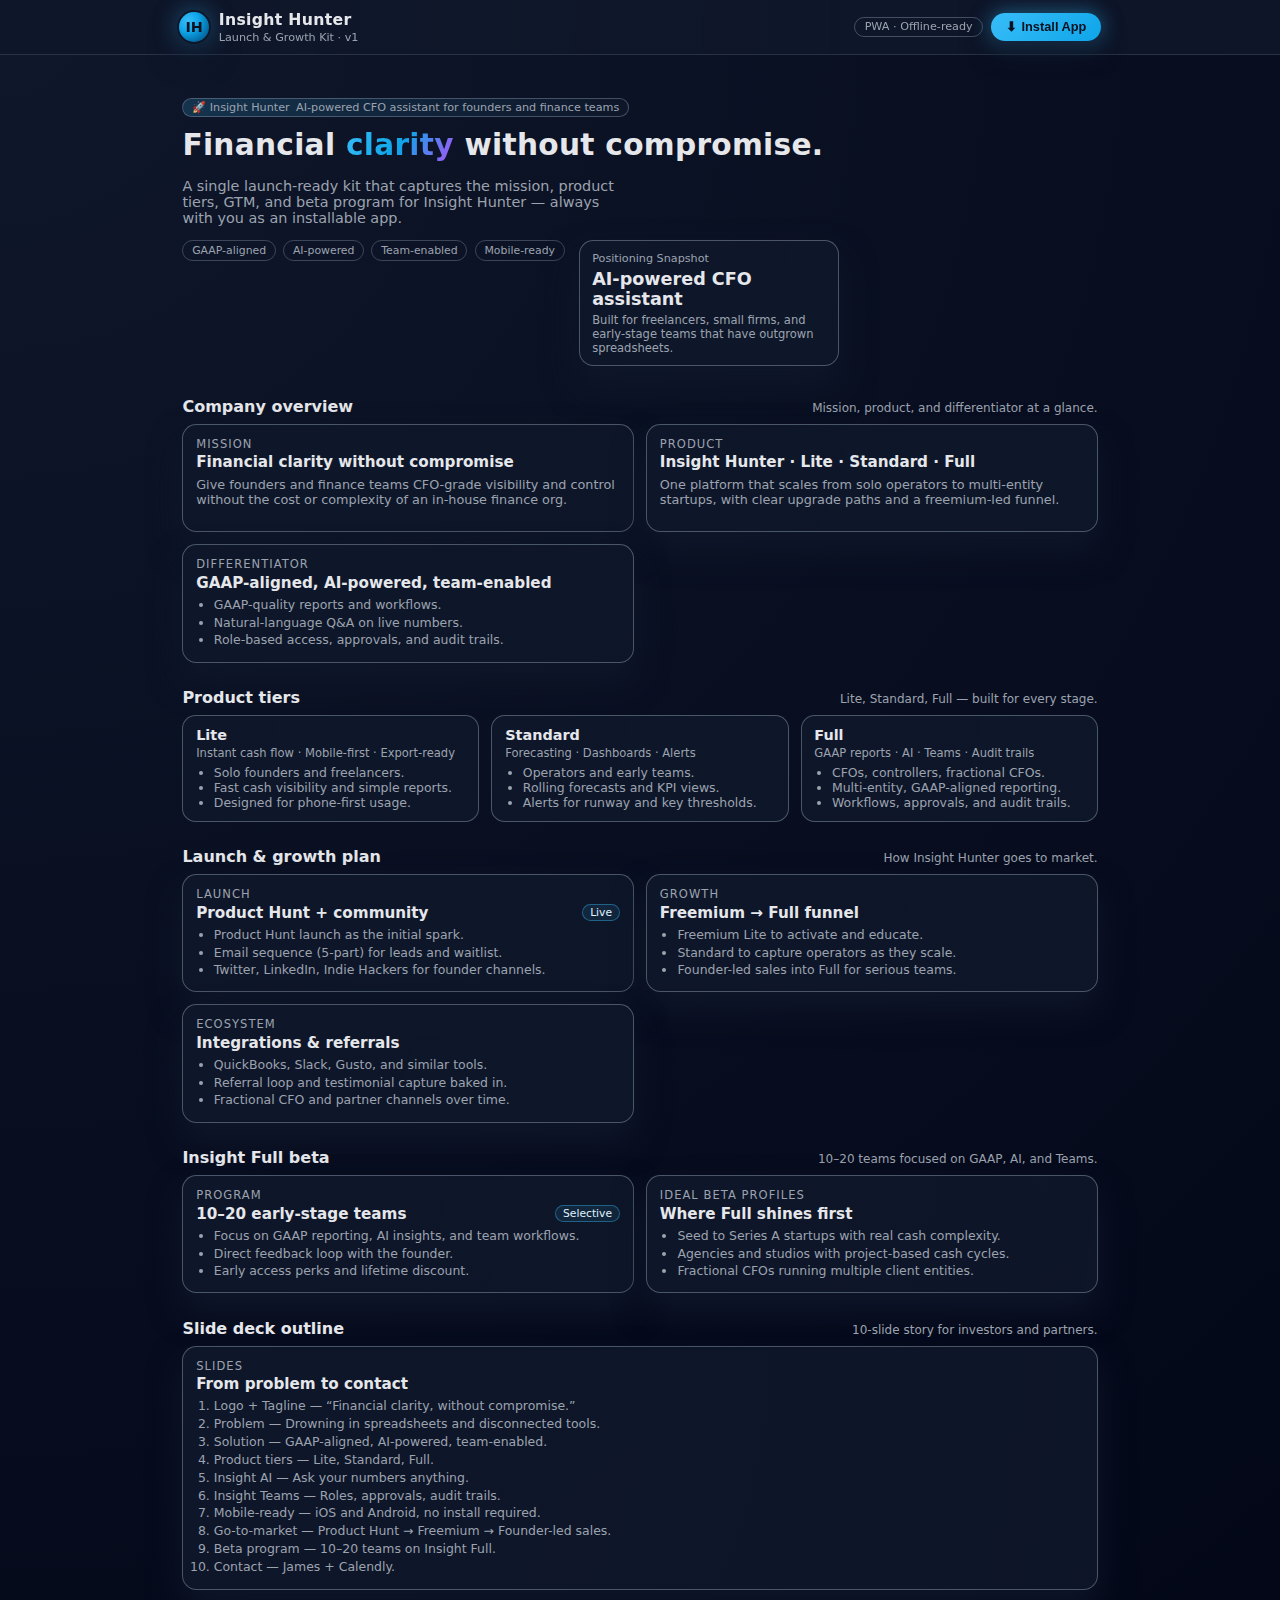
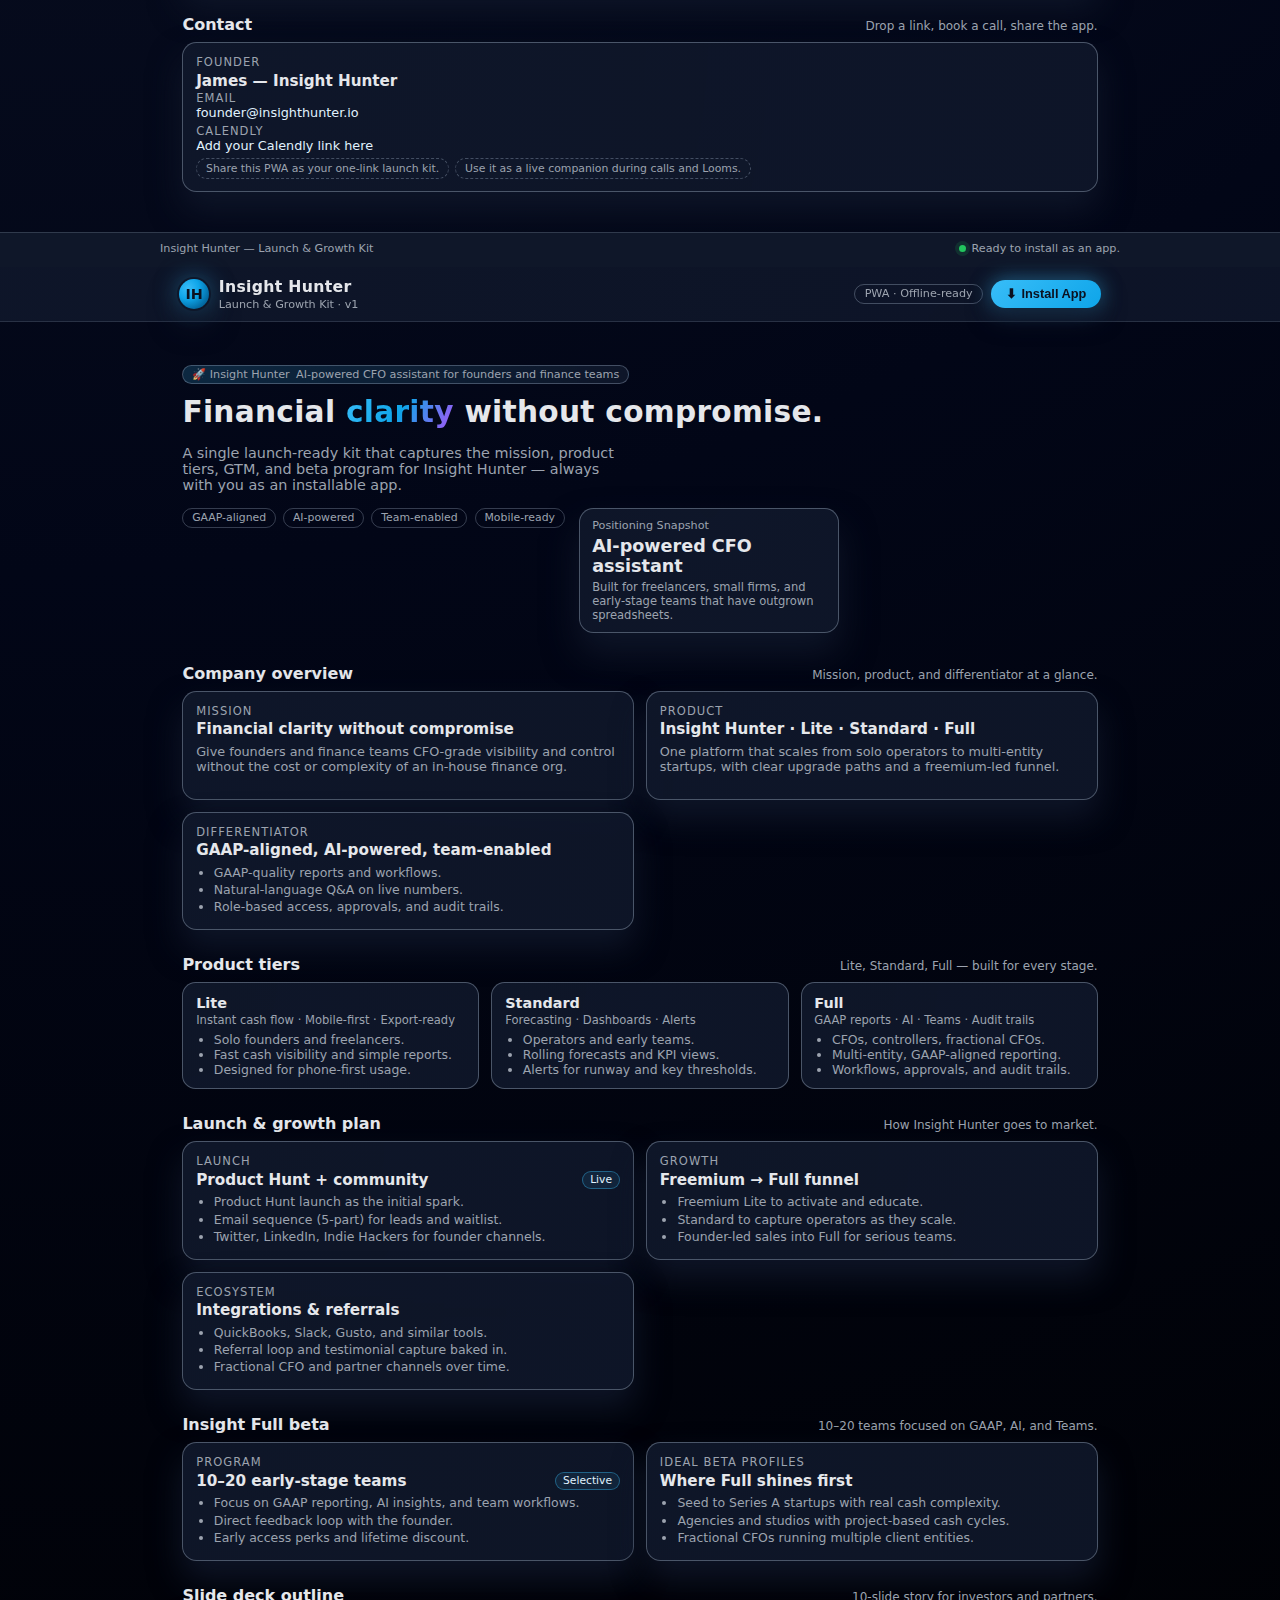
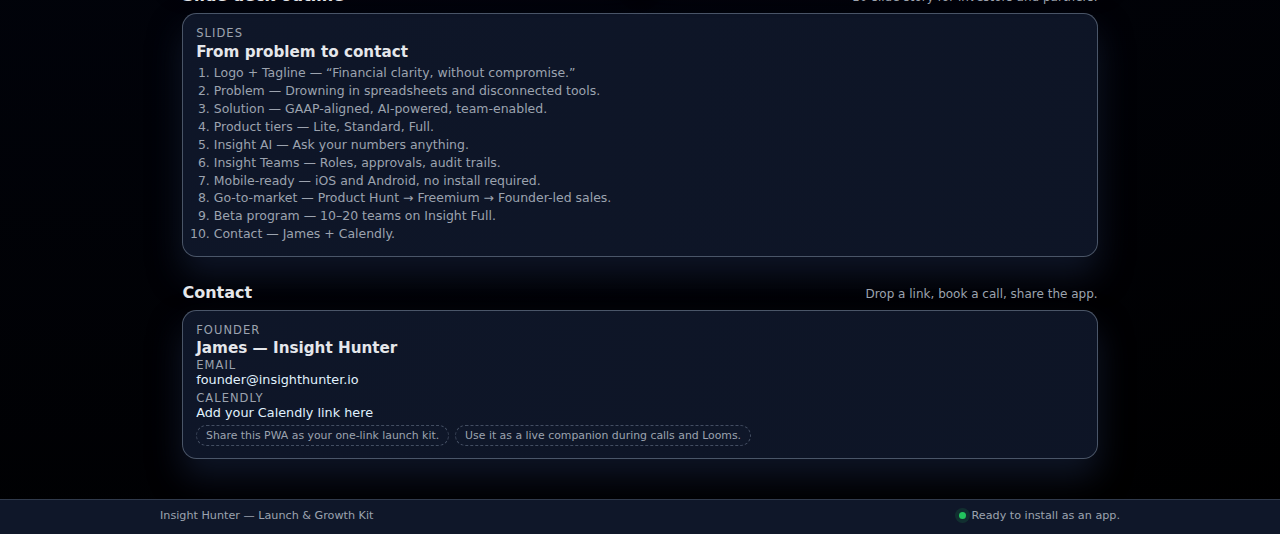
<file: index.html>
<!doctype html>
<html lang="en">
<head>
  <meta charset="utf-8" />
  <title>Insight Hunter — Launch & Growth Kit</title>
  <meta name="viewport" content="width=device-width, initial-scale=1" />
  <meta name="theme-color" content="#020617" />
  <meta name="description" content="Insight Hunter — AI-powered CFO assistant. Launch & Growth Kit PWA." />

  <!-- PWA manifest -->
  <link rel="manifest" href="/manifest.webmanifest" />

  <!-- Icons (replace with your real paths if desired) -->
  <link rel="icon" type="image/png" sizes="192x192" href="/icons/icon-192.png" />
  <link rel="apple-touch-icon" href="/icons/icon-192.png" />

  <style>
    :root {
      --bg: #020617;
      --bg-alt: #020617;
      --card: #020617;
      --border: #1e293b;
      --accent: #38bdf8;
      --accent-soft: rgba(56, 189, 248, 0.12);
      --text: #e5e7eb;
      --muted: #9ca3af;
      --danger: #f97373;
      --font: system-ui, -apple-system, BlinkMacSystemFont, "SF Pro Text",
              "Inter", "Segoe UI", sans-serif;
    }

    * { box-sizing: border-box; }

    body {
      margin: 0;
      font-family: var(--font);
      background: radial-gradient(circle at top left, #0f172a 0, #020617 55%, #000 100%);
      color: var(--text);
      -webkit-font-smoothing: antialiased;
    }

    .app {
      min-height: 100vh;
      display: flex;
      flex-direction: column;
    }

    header {
      position: sticky;
      top: 0;
      z-index: 20;
      backdrop-filter: blur(14px);
      background: linear-gradient(to right, rgba(15,23,42,0.92), rgba(15,23,42,0.86));
      border-bottom: 1px solid rgba(148,163,184,0.2);
    }

    .nav {
      max-width: 960px;
      margin: 0 auto;
      padding: 0.6rem 1rem;
      display: flex;
      align-items: center;
      justify-content: space-between;
      gap: 0.75rem;
    }

    .nav-left {
      display: flex;
      align-items: center;
      gap: 0.6rem;
    }

    .logo-pill {
      width: 30px;
      height: 30px;
      border-radius: 999px;
      background: radial-gradient(circle at 30% 30%, #38bdf8, #0ea5e9, #0369a1 75%);
      display: flex;
      align-items: center;
      justify-content: center;
      color: #0b1120;
      font-weight: 700;
      font-size: 0.9rem;
      box-shadow: 0 0 0 2px rgba(15,23,42,0.96),
                  0 14px 30px rgba(15,23,42,0.9),
                  0 0 24px rgba(56,189,248,0.5);
    }

    .brand-text {
      display: flex;
      flex-direction: column;
      gap: 0.15rem;
    }

    .brand-title {
      font-size: 0.98rem;
      font-weight: 600;
      letter-spacing: 0.02em;
    }

    .brand-sub {
      font-size: 0.7rem;
      color: var(--muted);
    }

    .nav-right {
      display: flex;
      align-items: center;
      gap: 0.5rem;
    }

    .badge {
      border-radius: 999px;
      border: 1px solid rgba(148,163,184,0.4);
      padding: 0.15rem 0.6rem;
      font-size: 0.7rem;
      color: var(--muted);
      display: none;
    }

    .primary-btn {
      border-radius: 999px;
      border: none;
      background: linear-gradient(135deg, #38bdf8, #0ea5e9);
      color: #0b1120;
      font-size: 0.8rem;
      padding: 0.4rem 0.9rem;
      font-weight: 600;
      display: inline-flex;
      align-items: center;
      gap: 0.3rem;
      cursor: pointer;
      box-shadow: 0 10px 25px rgba(15,23,42,0.9),
                  0 0 20px rgba(56,189,248,0.55);
      white-space: nowrap;
    }

    .primary-btn span.icon {
      font-size: 0.8rem;
    }

    main {
      flex: 1;
    }

    .shell {
      max-width: 960px;
      margin: 0 auto;
      padding: 1rem;
      padding-bottom: 2.5rem;
    }

    .hero {
      margin-top: 1rem;
      margin-bottom: 1.5rem;
    }

    .hero-kicker {
      display: inline-flex;
      align-items: center;
      gap: 0.4rem;
      padding: 0.12rem 0.55rem;
      border-radius: 999px;
      border: 1px solid rgba(148,163,184,0.4);
      background: radial-gradient(circle at top left, rgba(56,189,248,0.18), rgba(15,23,42,0.95));
      font-size: 0.7rem;
      color: var(--muted);
      margin-bottom: 0.6rem;
    }

    .hero-title {
      font-size: 1.45rem;
      line-height: 1.25;
      letter-spacing: 0.01em;
      margin: 0 0 0.5rem;
    }

    .hero-highlight {
      background: linear-gradient(120deg, #38bdf8, #0ea5e9, #a855f7);
      -webkit-background-clip: text;
      color: transparent;
    }

    .hero-subtitle {
      font-size: 0.9rem;
      color: var(--muted);
      max-width: 28rem;
    }

    .hero-row {
      display: flex;
      flex-direction: column;
      gap: 0.9rem;
      margin-top: 0.9rem;
    }

    .hero-pill-group {
      display: flex;
      flex-wrap: wrap;
      gap: 0.45rem;
    }

    .pill {
      border-radius: 999px;
      border: 1px solid rgba(148,163,184,0.35);
      padding: 0.18rem 0.55rem;
      font-size: 0.68rem;
      color: var(--muted);
    }

    .hero-metric-card {
      flex: 1;
      border-radius: 0.9rem;
      border: 1px solid rgba(148,163,184,0.45);
      background: radial-gradient(circle at top, rgba(15,23,42,0.96), rgba(15,23,42,0.92));
      padding: 0.65rem 0.75rem;
      display: flex;
      flex-direction: column;
      gap: 0.25rem;
      box-shadow: 0 20px 35px rgba(15,23,42,0.9);
    }

    .metric-label {
      font-size: 0.7rem;
      color: var(--muted);
    }

    .metric-value {
      font-size: 1.1rem;
      font-weight: 600;
    }

    .metric-note {
      font-size: 0.72rem;
      color: var(--muted);
    }

    .section-header {
      margin-top: 1.6rem;
      margin-bottom: 0.5rem;
      display: flex;
      align-items: baseline;
      justify-content: space-between;
      gap: 0.5rem;
      flex-wrap: wrap;
    }

    .section-title {
      font-size: 1rem;
      font-weight: 600;
    }

    .section-caption {
      font-size: 0.75rem;
      color: var(--muted);
    }

    .card-grid {
      display: grid;
      grid-template-columns: 1fr;
      gap: 0.75rem;
    }

    .card {
      border-radius: 0.9rem;
      border: 1px solid rgba(148,163,184,0.45);
      background: radial-gradient(circle at top left, rgba(15,23,42,0.96), rgba(15,23,42,0.9));
      padding: 0.75rem 0.8rem;
      box-shadow: 0 18px 32px rgba(15,23,42,0.9);
    }

    .card-label {
      font-size: 0.72rem;
      color: var(--muted);
      margin-bottom: 0.15rem;
      text-transform: uppercase;
      letter-spacing: 0.09em;
    }

    .card-title-row {
      display: flex;
      justify-content: space-between;
      align-items: center;
      gap: 0.5rem;
    }

    .card-title {
      font-size: 0.95rem;
      font-weight: 600;
    }

    .card-tag {
      font-size: 0.67rem;
      border-radius: 999px;
      padding: 0.08rem 0.45rem;
      background: rgba(56,189,248,0.1);
      color: #e0f2fe;
      border: 1px solid rgba(56,189,248,0.4);
      white-space: nowrap;
    }

    .card-body {
      margin-top: 0.35rem;
      font-size: 0.8rem;
      color: var(--muted);
    }

    .card-list {
      margin: 0.35rem 0 0;
      padding-left: 1.1rem;
      font-size: 0.78rem;
      color: var(--muted);
    }

    .card-list li {
      margin-bottom: 0.15rem;
    }

    .tiers {
      display: grid;
      grid-template-columns: 1fr;
      gap: 0.75rem;
    }

    .tier {
      border-radius: 0.85rem;
      border: 1px solid rgba(148,163,184,0.45);
      background: radial-gradient(circle at top left, rgba(15,23,42,0.96), rgba(15,23,42,0.9));
      padding: 0.7rem 0.8rem;
    }

    .tier-name {
      font-size: 0.9rem;
      font-weight: 600;
      margin-bottom: 0.15rem;
    }

    .tier-meta {
      font-size: 0.72rem;
      color: var(--muted);
      margin-bottom: 0.3rem;
    }

    .tier-features {
      font-size: 0.78rem;
      color: var(--muted);
      padding-left: 1.1rem;
      margin: 0;
    }

    .slide-list {
      font-size: 0.78rem;
      color: var(--muted);
      padding-left: 1.1rem;
      margin: 0.3rem 0 0;
    }

    .slide-list li {
      margin-bottom: 0.18rem;
    }

    .contact-block {
      display: flex;
      flex-direction: column;
      gap: 0.2rem;
      font-size: 0.8rem;
      color: var(--muted);
    }

    .contact-label {
      font-size: 0.72rem;
      text-transform: uppercase;
      letter-spacing: 0.09em;
      color: var(--muted);
    }

    .contact-link {
      color: #e0f2fe;
      text-decoration: none;
    }

    .contact-link:hover {
      text-decoration: underline;
    }

    .pill-row {
      display: flex;
      flex-wrap: wrap;
      gap: 0.4rem;
      margin-top: 0.3rem;
    }

    .pill-soft {
      font-size: 0.68rem;
      border-radius: 999px;
      padding: 0.18rem 0.55rem;
      background: rgba(15,23,42,0.9);
      border: 1px dashed rgba(148,163,184,0.4);
      color: var(--muted);
    }

    footer {
      border-top: 1px solid rgba(148,163,184,0.25);
      background: rgba(15,23,42,0.98);
      padding: 0.6rem 1rem 0.75rem;
      font-size: 0.7rem;
      color: var(--muted);
    }

    .footer-inner {
      max-width: 960px;
      margin: 0 auto;
      display: flex;
      justify-content: space-between;
      gap: 0.75rem;
      flex-wrap: wrap;
      align-items: center;
    }

    .footer-right {
      display: flex;
      align-items: center;
      gap: 0.35rem;
    }

    .status-dot {
      width: 7px;
      height: 7px;
      border-radius: 999px;
      background: #22c55e;
      box-shadow: 0 0 0 4px rgba(34,197,94,0.14);
    }

    .status-text {
      font-size: 0.7rem;
    }

    .install-hint {
      font-size: 0.7rem;
      color: var(--muted);
    }

    @media (min-width: 640px) {
      .nav { padding: 0.6rem 1.2rem; }
      .shell { padding: 1.2rem 1.4rem 2.5rem; }
      .hero {
        margin-top: 1.4rem;
        margin-bottom: 1.9rem;
      }
      .hero-title {
        font-size: 1.7rem;
      }
      .hero-row {
        flex-direction: row;
        align-items: stretch;
      }
      .hero-metric-card {
        max-width: 260px;
      }
      .badge { display: inline-flex; }
      .card-grid {
        grid-template-columns: repeat(2, minmax(0, 1fr));
      }
      .tiers {
        grid-template-columns: repeat(3, minmax(0, 1fr));
      }
    }

    @media (min-width: 900px) {
      .hero-title { font-size: 1.85rem; }
    }

    .offline-banner {
      display: none;
      position: fixed;
      bottom: 0.9rem;
      left: 50%;
      transform: translateX(-50%);
      background: #0f172a;
      color: var(--muted);
      border-radius: 999px;
      border: 1px solid rgba(148,163,184,0.5);
      padding: 0.3rem 0.7rem;
      font-size: 0.72rem;
      z-index: 40;
      backdrop-filter: blur(10px);
    }

    .offline-banner span.dot {
      display: inline-block;
      width: 7px;
      height: 7px;
      border-radius: 999px;
      margin-right: 0.35rem;
      background: #f97373;
      box-shadow: 0 0 0 4px rgba(248,113,113,0.15);
    }
  </style>
</head>
<body>
  <div class="app">
    <header>
      <div class="nav">
        <div class="nav-left">
          <div class="logo-pill">IH</div>
          <div class="brand-text">
            <div class="brand-title">Insight Hunter</div>
            <div class="brand-sub">Launch & Growth Kit · v1</div>
          </div>
        </div>
        <div class="nav-right">
          <div class="badge">PWA · Offline-ready</div>
          <button id="installBtn" class="primary-btn" type="button">
            <span class="icon">⬇︎</span>
            <span>Install App</span>
          </button>
        </div>
      </div>
    </header>

    <main>
      <div class="shell">
        <!-- HERO -->
        <section class="hero">
          <div class="hero-kicker">
            <span>🚀 Insight Hunter</span>
            <span>AI-powered CFO assistant for founders and finance teams</span>
          </div>
          <h1 class="hero-title">
            Financial <span class="hero-highlight">clarity</span> without compromise.
          </h1>
          <p class="hero-subtitle">
            A single launch-ready kit that captures the mission, product tiers, GTM, and beta
            program for Insight Hunter — always with you as an installable app.
          </p>
          <div class="hero-row">
            <div>
              <div class="hero-pill-group">
                <span class="pill">GAAP-aligned</span>
                <span class="pill">AI-powered</span>
                <span class="pill">Team-enabled</span>
                <span class="pill">Mobile-ready</span>
              </div>
            </div>
            <div class="hero-metric-card">
              <div class="metric-label">Positioning Snapshot</div>
              <div class="metric-value">AI-powered CFO assistant</div>
              <div class="metric-note">
                Built for freelancers, small firms, and early-stage teams that have outgrown spreadsheets.
              </div>
            </div>
          </div>
        </section>

        <!-- COMPANY OVERVIEW -->
        <section>
          <div class="section-header">
            <div class="section-title">Company overview</div>
            <div class="section-caption">Mission, product, and differentiator at a glance.</div>
          </div>
          <div class="card-grid">
            <article class="card">
              <div class="card-label">Mission</div>
              <div class="card-title-row">
                <div class="card-title">Financial clarity without compromise</div>
              </div>
              <p class="card-body">
                Give founders and finance teams CFO-grade visibility and control without the cost or
                complexity of an in-house finance org.
              </p>
            </article>

            <article class="card">
              <div class="card-label">Product</div>
              <div class="card-title-row">
                <div class="card-title">Insight Hunter · Lite · Standard · Full</div>
              </div>
              <p class="card-body">
                One platform that scales from solo operators to multi-entity startups, with clear
                upgrade paths and a freemium-led funnel.
              </p>
            </article>

            <article class="card">
              <div class="card-label">Differentiator</div>
              <div class="card-title-row">
                <div class="card-title">GAAP-aligned, AI-powered, team-enabled</div>
              </div>
              <ul class="card-list">
                <li>GAAP-quality reports and workflows.</li>
                <li>Natural-language Q&A on live numbers.</li>
                <li>Role-based access, approvals, and audit trails.</li>
              </ul>
            </article>
          </div>
        </section>

        <!-- PRODUCT TIERS -->
        <section>
          <div class="section-header">
            <div class="section-title">Product tiers</div>
            <div class="section-caption">Lite, Standard, Full — built for every stage.</div>
          </div>
          <div class="tiers">
            <article class="tier">
              <div class="tier-name">Lite</div>
              <div class="tier-meta">Instant cash flow · Mobile-first · Export-ready</div>
              <ul class="tier-features">
                <li>Solo founders and freelancers.</li>
                <li>Fast cash visibility and simple reports.</li>
                <li>Designed for phone-first usage.</li>
              </ul>
            </article>

            <article class="tier">
              <div class="tier-name">Standard</div>
              <div class="tier-meta">Forecasting · Dashboards · Alerts</div>
              <ul class="tier-features">
                <li>Operators and early teams.</li>
                <li>Rolling forecasts and KPI views.</li>
                <li>Alerts for runway and key thresholds.</li>
              </ul>
            </article>

            <article class="tier">
              <div class="tier-name">Full</div>
              <div class="tier-meta">GAAP reports · AI · Teams · Audit trails</div>
              <ul class="tier-features">
                <li>CFOs, controllers, fractional CFOs.</li>
                <li>Multi-entity, GAAP-aligned reporting.</li>
                <li>Workflows, approvals, and audit trails.</li>
              </ul>
            </article>
          </div>
        </section>

        <!-- LAUNCH & GROWTH -->
        <section>
          <div class="section-header">
            <div class="section-title">Launch & growth plan</div>
            <div class="section-caption">How Insight Hunter goes to market.</div>
          </div>
          <div class="card-grid">
            <article class="card">
              <div class="card-label">Launch</div>
              <div class="card-title-row">
                <div class="card-title">Product Hunt + community</div>
                <span class="card-tag">Live</span>
              </div>
              <ul class="card-list">
                <li>Product Hunt launch as the initial spark.</li>
                <li>Email sequence (5-part) for leads and waitlist.</li>
                <li>Twitter, LinkedIn, Indie Hackers for founder channels.</li>
              </ul>
            </article>

            <article class="card">
              <div class="card-label">Growth</div>
              <div class="card-title-row">
                <div class="card-title">Freemium → Full funnel</div>
              </div>
              <ul class="card-list">
                <li>Freemium Lite to activate and educate.</li>
                <li>Standard to capture operators as they scale.</li>
                <li>Founder-led sales into Full for serious teams.</li>
              </ul>
            </article>

            <article class="card">
              <div class="card-label">Ecosystem</div>
              <div class="card-title-row">
                <div class="card-title">Integrations & referrals</div>
              </div>
              <ul class="card-list">
                <li>QuickBooks, Slack, Gusto, and similar tools.</li>
                <li>Referral loop and testimonial capture baked in.</li>
                <li>Fractional CFO and partner channels over time.</li>
              </ul>
            </article>
          </div>
        </section>

        <!-- BETA PROGRAM -->
        <section>
          <div class="section-header">
            <div class="section-title">Insight Full beta</div>
            <div class="section-caption">10–20 teams focused on GAAP, AI, and Teams.</div>
          </div>
          <div class="card-grid">
            <article class="card">
              <div class="card-label">Program</div>
              <div class="card-title-row">
                <div class="card-title">10–20 early-stage teams</div>
                <span class="card-tag">Selective</span>
              </div>
              <ul class="card-list">
                <li>Focus on GAAP reporting, AI insights, and team workflows.</li>
                <li>Direct feedback loop with the founder.</li>
                <li>Early access perks and lifetime discount.</li>
              </ul>
            </article>

            <article class="card">
              <div class="card-label">Ideal beta profiles</div>
              <div class="card-title-row">
                <div class="card-title">Where Full shines first</div>
              </div>
              <ul class="card-list">
                <li>Seed to Series A startups with real cash complexity.</li>
                <li>Agencies and studios with project-based cash cycles.</li>
                <li>Fractional CFOs running multiple client entities.</li>
              </ul>
            </article>
          </div>
        </section>

        <!-- SLIDE OUTLINE -->
        <section>
          <div class="section-header">
            <div class="section-title">Slide deck outline</div>
            <div class="section-caption">10-slide story for investors and partners.</div>
          </div>
          <article class="card">
            <div class="card-label">Slides</div>
            <div class="card-title-row">
              <div class="card-title">From problem to contact</div>
            </div>
            <ol class="slide-list">
              <li>Logo + Tagline — “Financial clarity, without compromise.”</li>
              <li>Problem — Drowning in spreadsheets and disconnected tools.</li>
              <li>Solution — GAAP-aligned, AI-powered, team-enabled.</li>
              <li>Product tiers — Lite, Standard, Full.</li>
              <li>Insight AI — Ask your numbers anything.</li>
              <li>Insight Teams — Roles, approvals, audit trails.</li>
              <li>Mobile-ready — iOS and Android, no install required.</li>
              <li>Go-to-market — Product Hunt → Freemium → Founder-led sales.</li>
              <li>Beta program — 10–20 teams on Insight Full.</li>
              <li>Contact — James + Calendly.</li>
            </ol>
          </article>
        </section>

        <!-- CONTACT -->
        <section>
          <div class="section-header">
            <div class="section-title">Contact</div>
            <div class="section-caption">Drop a link, book a call, share the app.</div>
          </div>
          <article class="card">
            <div class="card-label">Founder</div>
            <div class="card-title-row">
              <div class="card-title">James — Insight Hunter</div>
            </div>
            <div class="contact-block">
              <div>
                <span class="contact-label">Email</span><br />
                <a class="contact-link" href="mailto:founder@insighthunter.io">
                  founder@insighthunter.io
                </a>
              </div>
              <div>
                <span class="contact-label">Calendly</span><br />
                <a class="contact-link" href="#" id="cal-link">
                  Add your Calendly link here
                </a>
              </div>
            </div>
            <div class="pill-row">
              <span class="pill-soft">Share this PWA as your one-link launch kit.</span>
              <span class="pill-soft">Use it as a live companion during calls and Looms.</span>
            </div>
          </article>
        </section>
      </div>
    </main>

    <div id="offlineBanner" class="offline-banner">
      <span class="dot"></span>
      Offline mode — content served from your device.
    </div>

    <footer>
      <div class="footer-inner">
        <div>Insight Hunter — Launch & Growth Kit</div>
        <div class="footer-right">
          <div class="status-dot"></div>
          <div class="status-text">Ready to install as an app.</div>
        </div>
      </div>
    </footer>
  </div>

  <script>
    let deferredPrompt = null;
    const installBtn = document.getElementById('installBtn');
    const offlineBanner = document.getElementById('offlineBanner');

    window.addEventListener('beforeinstallprompt', (e) => {
      e.preventDefault();
      deferredPrompt = e;
      if (installBtn) {
        installBtn.style.display = 'inline-flex';
      }
    });

    if (installBtn) {
      installBtn.addEventListener('click', async () => {
        if (!deferredPrompt) {
          alert('Install is not available on this device or browser.');
          return;
        }
        deferredPrompt.prompt();
        const { outcome } = await deferredPrompt.userChoice;
        deferredPrompt = null;
      });
    }

    window.addEventListener('load', () => {
      if ('serviceWorker' in navigator) {
        navigator.serviceWorker
          .register('/service-worker.js')
          .catch(console.error);
      }
    });

    window.addEventListener('online', () => {
      if (offlineBanner) offlineBanner.style.display = 'none';
    });
    window.addEventListener('offline', () => {
      if (offlineBanner) offlineBanner.style.display = 'block';
    });
  </script>
</body>
</html>
<!doctype html>
<html lang="en">
<head>
  <meta charset="utf-8" />
  <title>Insight Hunter — Launch & Growth Kit</title>
  <meta name="viewport" content="width=device-width, initial-scale=1" />
  <meta name="theme-color" content="#020617" />
  <meta name="description" content="Insight Hunter — AI-powered CFO assistant. Launch & Growth Kit PWA." />

  <!-- PWA manifest -->
  <link rel="manifest" href="/manifest.webmanifest" />

  <!-- Icons (replace with your real paths if desired) -->
  <link rel="icon" type="image/png" sizes="192x192" href="/icons/icon-192.png" />
  <link rel="apple-touch-icon" href="/icons/icon-192.png" />

  <style>
    :root {
      --bg: #020617;
      --bg-alt: #020617;
      --card: #020617;
      --border: #1e293b;
      --accent: #38bdf8;
      --accent-soft: rgba(56, 189, 248, 0.12);
      --text: #e5e7eb;
      --muted: #9ca3af;
      --danger: #f97373;
      --font: system-ui, -apple-system, BlinkMacSystemFont, "SF Pro Text",
              "Inter", "Segoe UI", sans-serif;
    }

    * { box-sizing: border-box; }

    body {
      margin: 0;
      font-family: var(--font);
      background: radial-gradient(circle at top left, #0f172a 0, #020617 55%, #000 100%);
      color: var(--text);
      -webkit-font-smoothing: antialiased;
    }

    .app {
      min-height: 100vh;
      display: flex;
      flex-direction: column;
    }

    header {
      position: sticky;
      top: 0;
      z-index: 20;
      backdrop-filter: blur(14px);
      background: linear-gradient(to right, rgba(15,23,42,0.92), rgba(15,23,42,0.86));
      border-bottom: 1px solid rgba(148,163,184,0.2);
    }

    .nav {
      max-width: 960px;
      margin: 0 auto;
      padding: 0.6rem 1rem;
      display: flex;
      align-items: center;
      justify-content: space-between;
      gap: 0.75rem;
    }

    .nav-left {
      display: flex;
      align-items: center;
      gap: 0.6rem;
    }

    .logo-pill {
      width: 30px;
      height: 30px;
      border-radius: 999px;
      background: radial-gradient(circle at 30% 30%, #38bdf8, #0ea5e9, #0369a1 75%);
      display: flex;
      align-items: center;
      justify-content: center;
      color: #0b1120;
      font-weight: 700;
      font-size: 0.9rem;
      box-shadow: 0 0 0 2px rgba(15,23,42,0.96),
                  0 14px 30px rgba(15,23,42,0.9),
                  0 0 24px rgba(56,189,248,0.5);
    }

    .brand-text {
      display: flex;
      flex-direction: column;
      gap: 0.15rem;
    }

    .brand-title {
      font-size: 0.98rem;
      font-weight: 600;
      letter-spacing: 0.02em;
    }

    .brand-sub {
      font-size: 0.7rem;
      color: var(--muted);
    }

    .nav-right {
      display: flex;
      align-items: center;
      gap: 0.5rem;
    }

    .badge {
      border-radius: 999px;
      border: 1px solid rgba(148,163,184,0.4);
      padding: 0.15rem 0.6rem;
      font-size: 0.7rem;
      color: var(--muted);
      display: none;
    }

    .primary-btn {
      border-radius: 999px;
      border: none;
      background: linear-gradient(135deg, #38bdf8, #0ea5e9);
      color: #0b1120;
      font-size: 0.8rem;
      padding: 0.4rem 0.9rem;
      font-weight: 600;
      display: inline-flex;
      align-items: center;
      gap: 0.3rem;
      cursor: pointer;
      box-shadow: 0 10px 25px rgba(15,23,42,0.9),
                  0 0 20px rgba(56,189,248,0.55);
      white-space: nowrap;
    }

    .primary-btn span.icon {
      font-size: 0.8rem;
    }

    main {
      flex: 1;
    }

    .shell {
      max-width: 960px;
      margin: 0 auto;
      padding: 1rem;
      padding-bottom: 2.5rem;
    }

    .hero {
      margin-top: 1rem;
      margin-bottom: 1.5rem;
    }

    .hero-kicker {
      display: inline-flex;
      align-items: center;
      gap: 0.4rem;
      padding: 0.12rem 0.55rem;
      border-radius: 999px;
      border: 1px solid rgba(148,163,184,0.4);
      background: radial-gradient(circle at top left, rgba(56,189,248,0.18), rgba(15,23,42,0.95));
      font-size: 0.7rem;
      color: var(--muted);
      margin-bottom: 0.6rem;
    }

    .hero-title {
      font-size: 1.45rem;
      line-height: 1.25;
      letter-spacing: 0.01em;
      margin: 0 0 0.5rem;
    }

    .hero-highlight {
      background: linear-gradient(120deg, #38bdf8, #0ea5e9, #a855f7);
      -webkit-background-clip: text;
      color: transparent;
    }

    .hero-subtitle {
      font-size: 0.9rem;
      color: var(--muted);
      max-width: 28rem;
    }

    .hero-row {
      display: flex;
      flex-direction: column;
      gap: 0.9rem;
      margin-top: 0.9rem;
    }

    .hero-pill-group {
      display: flex;
      flex-wrap: wrap;
      gap: 0.45rem;
    }

    .pill {
      border-radius: 999px;
      border: 1px solid rgba(148,163,184,0.35);
      padding: 0.18rem 0.55rem;
      font-size: 0.68rem;
      color: var(--muted);
    }

    .hero-metric-card {
      flex: 1;
      border-radius: 0.9rem;
      border: 1px solid rgba(148,163,184,0.45);
      background: radial-gradient(circle at top, rgba(15,23,42,0.96), rgba(15,23,42,0.92));
      padding: 0.65rem 0.75rem;
      display: flex;
      flex-direction: column;
      gap: 0.25rem;
      box-shadow: 0 20px 35px rgba(15,23,42,0.9);
    }

    .metric-label {
      font-size: 0.7rem;
      color: var(--muted);
    }

    .metric-value {
      font-size: 1.1rem;
      font-weight: 600;
    }

    .metric-note {
      font-size: 0.72rem;
      color: var(--muted);
    }

    .section-header {
      margin-top: 1.6rem;
      margin-bottom: 0.5rem;
      display: flex;
      align-items: baseline;
      justify-content: space-between;
      gap: 0.5rem;
      flex-wrap: wrap;
    }

    .section-title {
      font-size: 1rem;
      font-weight: 600;
    }

    .section-caption {
      font-size: 0.75rem;
      color: var(--muted);
    }

    .card-grid {
      display: grid;
      grid-template-columns: 1fr;
      gap: 0.75rem;
    }

    .card {
      border-radius: 0.9rem;
      border: 1px solid rgba(148,163,184,0.45);
      background: radial-gradient(circle at top left, rgba(15,23,42,0.96), rgba(15,23,42,0.9));
      padding: 0.75rem 0.8rem;
      box-shadow: 0 18px 32px rgba(15,23,42,0.9);
    }

    .card-label {
      font-size: 0.72rem;
      color: var(--muted);
      margin-bottom: 0.15rem;
      text-transform: uppercase;
      letter-spacing: 0.09em;
    }

    .card-title-row {
      display: flex;
      justify-content: space-between;
      align-items: center;
      gap: 0.5rem;
    }

    .card-title {
      font-size: 0.95rem;
      font-weight: 600;
    }

    .card-tag {
      font-size: 0.67rem;
      border-radius: 999px;
      padding: 0.08rem 0.45rem;
      background: rgba(56,189,248,0.1);
      color: #e0f2fe;
      border: 1px solid rgba(56,189,248,0.4);
      white-space: nowrap;
    }

    .card-body {
      margin-top: 0.35rem;
      font-size: 0.8rem;
      color: var(--muted);
    }

    .card-list {
      margin: 0.35rem 0 0;
      padding-left: 1.1rem;
      font-size: 0.78rem;
      color: var(--muted);
    }

    .card-list li {
      margin-bottom: 0.15rem;
    }

    .tiers {
      display: grid;
      grid-template-columns: 1fr;
      gap: 0.75rem;
    }

    .tier {
      border-radius: 0.85rem;
      border: 1px solid rgba(148,163,184,0.45);
      background: radial-gradient(circle at top left, rgba(15,23,42,0.96), rgba(15,23,42,0.9));
      padding: 0.7rem 0.8rem;
    }

    .tier-name {
      font-size: 0.9rem;
      font-weight: 600;
      margin-bottom: 0.15rem;
    }

    .tier-meta {
      font-size: 0.72rem;
      color: var(--muted);
      margin-bottom: 0.3rem;
    }

    .tier-features {
      font-size: 0.78rem;
      color: var(--muted);
      padding-left: 1.1rem;
      margin: 0;
    }

    .slide-list {
      font-size: 0.78rem;
      color: var(--muted);
      padding-left: 1.1rem;
      margin: 0.3rem 0 0;
    }

    .slide-list li {
      margin-bottom: 0.18rem;
    }

    .contact-block {
      display: flex;
      flex-direction: column;
      gap: 0.2rem;
      font-size: 0.8rem;
      color: var(--muted);
    }

    .contact-label {
      font-size: 0.72rem;
      text-transform: uppercase;
      letter-spacing: 0.09em;
      color: var(--muted);
    }

    .contact-link {
      color: #e0f2fe;
      text-decoration: none;
    }

    .contact-link:hover {
      text-decoration: underline;
    }

    .pill-row {
      display: flex;
      flex-wrap: wrap;
      gap: 0.4rem;
      margin-top: 0.3rem;
    }

    .pill-soft {
      font-size: 0.68rem;
      border-radius: 999px;
      padding: 0.18rem 0.55rem;
      background: rgba(15,23,42,0.9);
      border: 1px dashed rgba(148,163,184,0.4);
      color: var(--muted);
    }

    footer {
      border-top: 1px solid rgba(148,163,184,0.25);
      background: rgba(15,23,42,0.98);
      padding: 0.6rem 1rem 0.75rem;
      font-size: 0.7rem;
      color: var(--muted);
    }

    .footer-inner {
      max-width: 960px;
      margin: 0 auto;
      display: flex;
      justify-content: space-between;
      gap: 0.75rem;
      flex-wrap: wrap;
      align-items: center;
    }

    .footer-right {
      display: flex;
      align-items: center;
      gap: 0.35rem;
    }

    .status-dot {
      width: 7px;
      height: 7px;
      border-radius: 999px;
      background: #22c55e;
      box-shadow: 0 0 0 4px rgba(34,197,94,0.14);
    }

    .status-text {
      font-size: 0.7rem;
    }

    .install-hint {
      font-size: 0.7rem;
      color: var(--muted);
    }

    @media (min-width: 640px) {
      .nav { padding: 0.6rem 1.2rem; }
      .shell { padding: 1.2rem 1.4rem 2.5rem; }
      .hero {
        margin-top: 1.4rem;
        margin-bottom: 1.9rem;
      }
      .hero-title {
        font-size: 1.7rem;
      }
      .hero-row {
        flex-direction: row;
        align-items: stretch;
      }
      .hero-metric-card {
        max-width: 260px;
      }
      .badge { display: inline-flex; }
      .card-grid {
        grid-template-columns: repeat(2, minmax(0, 1fr));
      }
      .tiers {
        grid-template-columns: repeat(3, minmax(0, 1fr));
      }
    }

    @media (min-width: 900px) {
      .hero-title { font-size: 1.85rem; }
    }

    .offline-banner {
      display: none;
      position: fixed;
      bottom: 0.9rem;
      left: 50%;
      transform: translateX(-50%);
      background: #0f172a;
      color: var(--muted);
      border-radius: 999px;
      border: 1px solid rgba(148,163,184,0.5);
      padding: 0.3rem 0.7rem;
      font-size: 0.72rem;
      z-index: 40;
      backdrop-filter: blur(10px);
    }

    .offline-banner span.dot {
      display: inline-block;
      width: 7px;
      height: 7px;
      border-radius: 999px;
      margin-right: 0.35rem;
      background: #f97373;
      box-shadow: 0 0 0 4px rgba(248,113,113,0.15);
    }
  </style>
</head>
<body>
  <div class="app">
    <header>
      <div class="nav">
        <div class="nav-left">
          <div class="logo-pill">IH</div>
          <div class="brand-text">
            <div class="brand-title">Insight Hunter</div>
            <div class="brand-sub">Launch & Growth Kit · v1</div>
          </div>
        </div>
        <div class="nav-right">
          <div class="badge">PWA · Offline-ready</div>
          <button id="installBtn" class="primary-btn" type="button">
            <span class="icon">⬇︎</span>
            <span>Install App</span>
          </button>
        </div>
      </div>
    </header>

    <main>
      <div class="shell">
        <!-- HERO -->
        <section class="hero">
          <div class="hero-kicker">
            <span>🚀 Insight Hunter</span>
            <span>AI-powered CFO assistant for founders and finance teams</span>
          </div>
          <h1 class="hero-title">
            Financial <span class="hero-highlight">clarity</span> without compromise.
          </h1>
          <p class="hero-subtitle">
            A single launch-ready kit that captures the mission, product tiers, GTM, and beta
            program for Insight Hunter — always with you as an installable app.
          </p>
          <div class="hero-row">
            <div>
              <div class="hero-pill-group">
                <span class="pill">GAAP-aligned</span>
                <span class="pill">AI-powered</span>
                <span class="pill">Team-enabled</span>
                <span class="pill">Mobile-ready</span>
              </div>
            </div>
            <div class="hero-metric-card">
              <div class="metric-label">Positioning Snapshot</div>
              <div class="metric-value">AI-powered CFO assistant</div>
              <div class="metric-note">
                Built for freelancers, small firms, and early-stage teams that have outgrown spreadsheets.
              </div>
            </div>
          </div>
        </section>

        <!-- COMPANY OVERVIEW -->
        <section>
          <div class="section-header">
            <div class="section-title">Company overview</div>
            <div class="section-caption">Mission, product, and differentiator at a glance.</div>
          </div>
          <div class="card-grid">
            <article class="card">
              <div class="card-label">Mission</div>
              <div class="card-title-row">
                <div class="card-title">Financial clarity without compromise</div>
              </div>
              <p class="card-body">
                Give founders and finance teams CFO-grade visibility and control without the cost or
                complexity of an in-house finance org.
              </p>
            </article>

            <article class="card">
              <div class="card-label">Product</div>
              <div class="card-title-row">
                <div class="card-title">Insight Hunter · Lite · Standard · Full</div>
              </div>
              <p class="card-body">
                One platform that scales from solo operators to multi-entity startups, with clear
                upgrade paths and a freemium-led funnel.
              </p>
            </article>

            <article class="card">
              <div class="card-label">Differentiator</div>
              <div class="card-title-row">
                <div class="card-title">GAAP-aligned, AI-powered, team-enabled</div>
              </div>
              <ul class="card-list">
                <li>GAAP-quality reports and workflows.</li>
                <li>Natural-language Q&A on live numbers.</li>
                <li>Role-based access, approvals, and audit trails.</li>
              </ul>
            </article>
          </div>
        </section>

        <!-- PRODUCT TIERS -->
        <section>
          <div class="section-header">
            <div class="section-title">Product tiers</div>
            <div class="section-caption">Lite, Standard, Full — built for every stage.</div>
          </div>
          <div class="tiers">
            <article class="tier">
              <div class="tier-name">Lite</div>
              <div class="tier-meta">Instant cash flow · Mobile-first · Export-ready</div>
              <ul class="tier-features">
                <li>Solo founders and freelancers.</li>
                <li>Fast cash visibility and simple reports.</li>
                <li>Designed for phone-first usage.</li>
              </ul>
            </article>

            <article class="tier">
              <div class="tier-name">Standard</div>
              <div class="tier-meta">Forecasting · Dashboards · Alerts</div>
              <ul class="tier-features">
                <li>Operators and early teams.</li>
                <li>Rolling forecasts and KPI views.</li>
                <li>Alerts for runway and key thresholds.</li>
              </ul>
            </article>

            <article class="tier">
              <div class="tier-name">Full</div>
              <div class="tier-meta">GAAP reports · AI · Teams · Audit trails</div>
              <ul class="tier-features">
                <li>CFOs, controllers, fractional CFOs.</li>
                <li>Multi-entity, GAAP-aligned reporting.</li>
                <li>Workflows, approvals, and audit trails.</li>
              </ul>
            </article>
          </div>
        </section>

        <!-- LAUNCH & GROWTH -->
        <section>
          <div class="section-header">
            <div class="section-title">Launch & growth plan</div>
            <div class="section-caption">How Insight Hunter goes to market.</div>
          </div>
          <div class="card-grid">
            <article class="card">
              <div class="card-label">Launch</div>
              <div class="card-title-row">
                <div class="card-title">Product Hunt + community</div>
                <span class="card-tag">Live</span>
              </div>
              <ul class="card-list">
                <li>Product Hunt launch as the initial spark.</li>
                <li>Email sequence (5-part) for leads and waitlist.</li>
                <li>Twitter, LinkedIn, Indie Hackers for founder channels.</li>
              </ul>
            </article>

            <article class="card">
              <div class="card-label">Growth</div>
              <div class="card-title-row">
                <div class="card-title">Freemium → Full funnel</div>
              </div>
              <ul class="card-list">
                <li>Freemium Lite to activate and educate.</li>
                <li>Standard to capture operators as they scale.</li>
                <li>Founder-led sales into Full for serious teams.</li>
              </ul>
            </article>

            <article class="card">
              <div class="card-label">Ecosystem</div>
              <div class="card-title-row">
                <div class="card-title">Integrations & referrals</div>
              </div>
              <ul class="card-list">
                <li>QuickBooks, Slack, Gusto, and similar tools.</li>
                <li>Referral loop and testimonial capture baked in.</li>
                <li>Fractional CFO and partner channels over time.</li>
              </ul>
            </article>
          </div>
        </section>

        <!-- BETA PROGRAM -->
        <section>
          <div class="section-header">
            <div class="section-title">Insight Full beta</div>
            <div class="section-caption">10–20 teams focused on GAAP, AI, and Teams.</div>
          </div>
          <div class="card-grid">
            <article class="card">
              <div class="card-label">Program</div>
              <div class="card-title-row">
                <div class="card-title">10–20 early-stage teams</div>
                <span class="card-tag">Selective</span>
              </div>
              <ul class="card-list">
                <li>Focus on GAAP reporting, AI insights, and team workflows.</li>
                <li>Direct feedback loop with the founder.</li>
                <li>Early access perks and lifetime discount.</li>
              </ul>
            </article>

            <article class="card">
              <div class="card-label">Ideal beta profiles</div>
              <div class="card-title-row">
                <div class="card-title">Where Full shines first</div>
              </div>
              <ul class="card-list">
                <li>Seed to Series A startups with real cash complexity.</li>
                <li>Agencies and studios with project-based cash cycles.</li>
                <li>Fractional CFOs running multiple client entities.</li>
              </ul>
            </article>
          </div>
        </section>

        <!-- SLIDE OUTLINE -->
        <section>
          <div class="section-header">
            <div class="section-title">Slide deck outline</div>
            <div class="section-caption">10-slide story for investors and partners.</div>
          </div>
          <article class="card">
            <div class="card-label">Slides</div>
            <div class="card-title-row">
              <div class="card-title">From problem to contact</div>
            </div>
            <ol class="slide-list">
              <li>Logo + Tagline — “Financial clarity, without compromise.”</li>
              <li>Problem — Drowning in spreadsheets and disconnected tools.</li>
              <li>Solution — GAAP-aligned, AI-powered, team-enabled.</li>
              <li>Product tiers — Lite, Standard, Full.</li>
              <li>Insight AI — Ask your numbers anything.</li>
              <li>Insight Teams — Roles, approvals, audit trails.</li>
              <li>Mobile-ready — iOS and Android, no install required.</li>
              <li>Go-to-market — Product Hunt → Freemium → Founder-led sales.</li>
              <li>Beta program — 10–20 teams on Insight Full.</li>
              <li>Contact — James + Calendly.</li>
            </ol>
          </article>
        </section>

        <!-- CONTACT -->
        <section>
          <div class="section-header">
            <div class="section-title">Contact</div>
            <div class="section-caption">Drop a link, book a call, share the app.</div>
          </div>
          <article class="card">
            <div class="card-label">Founder</div>
            <div class="card-title-row">
              <div class="card-title">James — Insight Hunter</div>
            </div>
            <div class="contact-block">
              <div>
                <span class="contact-label">Email</span><br />
                <a class="contact-link" href="mailto:founder@insighthunter.io">
                  founder@insighthunter.io
                </a>
              </div>
              <div>
                <span class="contact-label">Calendly</span><br />
                <a class="contact-link" href="#" id="cal-link">
                  Add your Calendly link here
                </a>
              </div>
            </div>
            <div class="pill-row">
              <span class="pill-soft">Share this PWA as your one-link launch kit.</span>
              <span class="pill-soft">Use it as a live companion during calls and Looms.</span>
            </div>
          </article>
        </section>
      </div>
    </main>

    <div id="offlineBanner" class="offline-banner">
      <span class="dot"></span>
      Offline mode — content served from your device.
    </div>

    <footer>
      <div class="footer-inner">
        <div>Insight Hunter — Launch & Growth Kit</div>
        <div class="footer-right">
          <div class="status-dot"></div>
          <div class="status-text">Ready to install as an app.</div>
        </div>
      </div>
    </footer>
  </div>

  <script>
    let deferredPrompt = null;
    const installBtn = document.getElementById('installBtn');
    const offlineBanner = document.getElementById('offlineBanner');

    window.addEventListener('beforeinstallprompt', (e) => {
      e.preventDefault();
      deferredPrompt = e;
      if (installBtn) {
        installBtn.style.display = 'inline-flex';
      }
    });

    if (installBtn) {
      installBtn.addEventListener('click', async () => {
        if (!deferredPrompt) {
          alert('Install is not available on this device or browser.');
          return;
        }
        deferredPrompt.prompt();
        const { outcome } = await deferredPrompt.userChoice;
        deferredPrompt = null;
      });
    }

    window.addEventListener('load', () => {
      if ('serviceWorker' in navigator) {
        navigator.serviceWorker
          .register('/service-worker.js')
          .catch(console.error);
      }
    });

    window.addEventListener('online', () => {
      if (offlineBanner) offlineBanner.style.display = 'none';
    });
    window.addEventListener('offline', () => {
      if (offlineBanner) offlineBanner.style.display = 'block';
    });
  </script>
</body>
</html>
</file>
